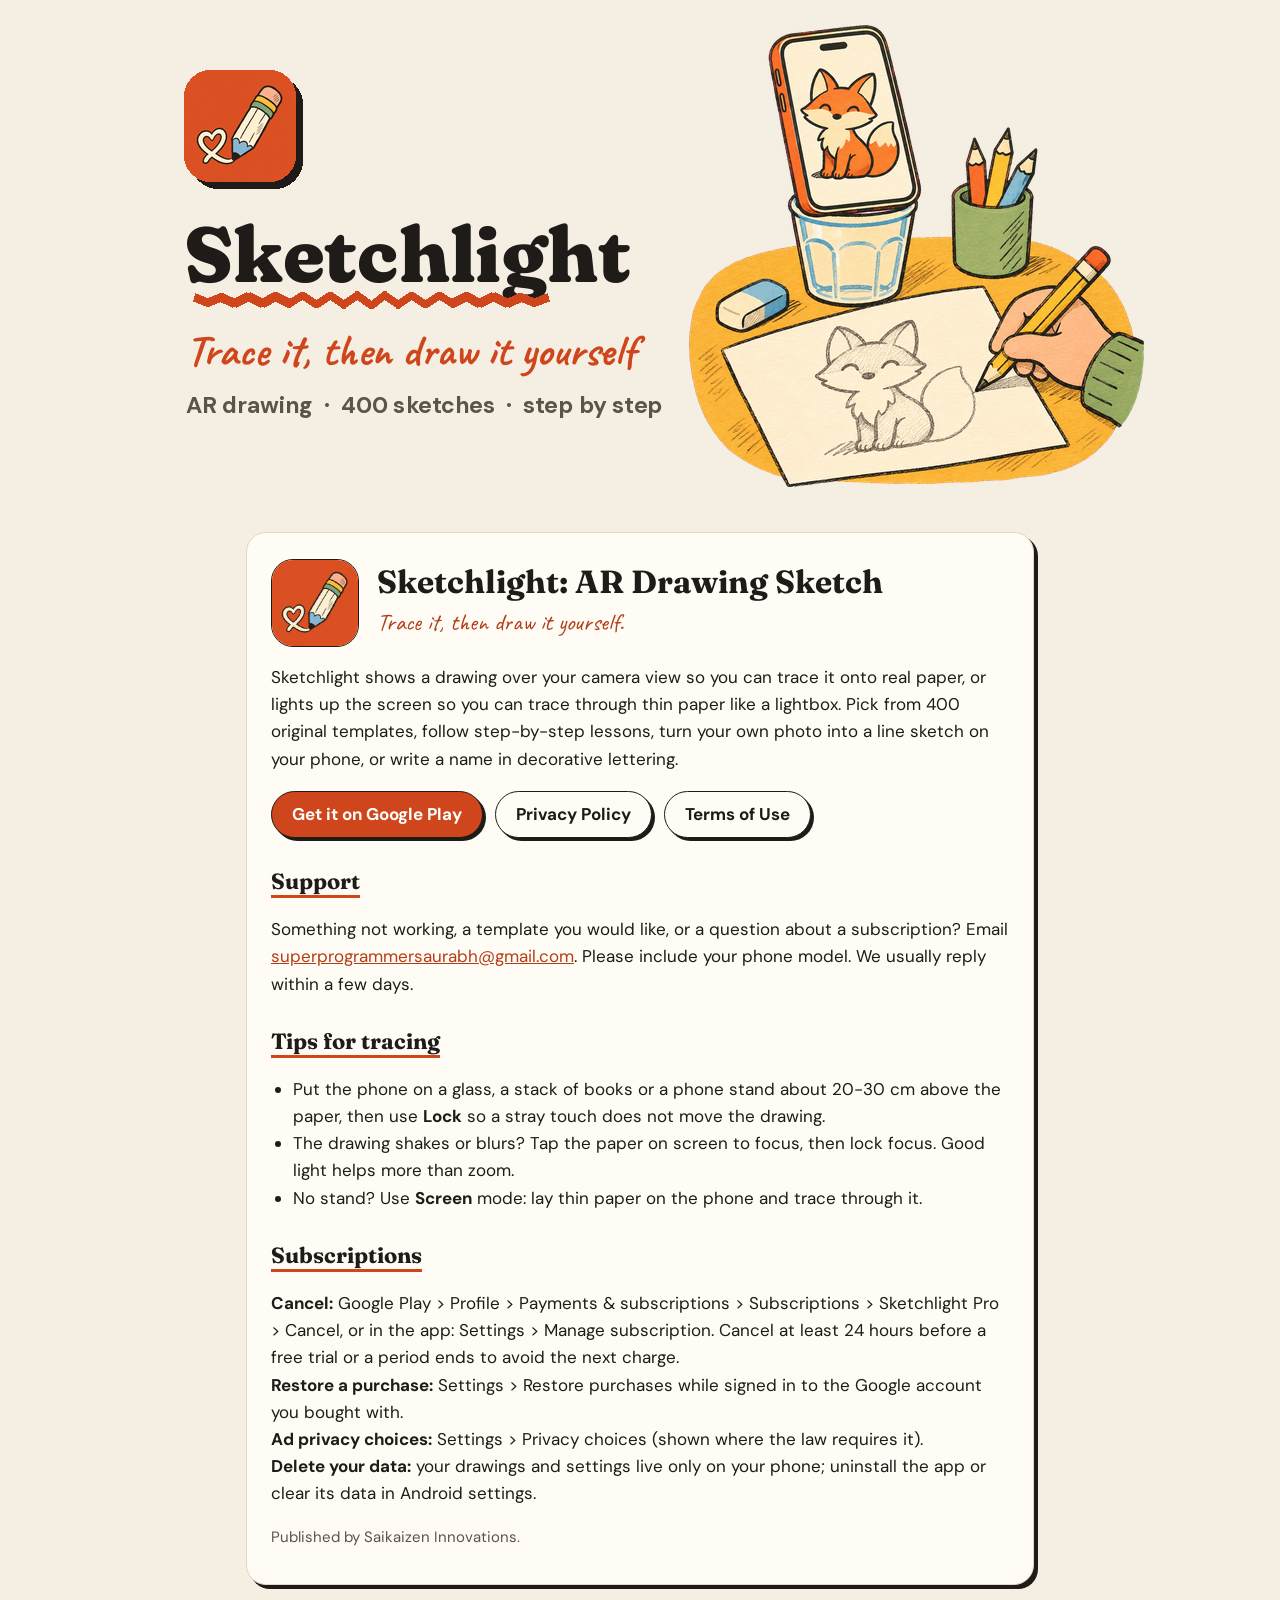
<file: index.html>
<!doctype html>
<html lang="en">
<head>
<title>Sketchlight: AR Drawing Sketch</title>
<meta charset="utf-8">
<meta name="viewport" content="width=device-width,initial-scale=1">
<link rel="icon" href="favicon.png">
<link rel="preconnect" href="https://fonts.googleapis.com"><link href="https://fonts.googleapis.com/css2?family=Fraunces:wght@600;700&family=DM+Sans:wght@400;500;700&family=Caveat:wght@600&display=swap" rel="stylesheet">
<link rel="stylesheet" href="style.css">
</head>
<body>
<img src="feature.png" alt="Sketchlight: trace a drawing onto paper" style="display:block;width:100%;max-width:1024px;margin:0 auto">
<div class="wrap">
<div class="card">
<div class="brand"><img src="icon.png" alt="Sketchlight icon">
<div><h1>Sketchlight: AR Drawing Sketch</h1><p class="hand">Trace it, then draw it yourself.</p></div></div>
<p>Sketchlight shows a drawing over your camera view so you can trace it onto real paper, or lights up the screen so
you can trace through thin paper like a lightbox. Pick from 400 original templates, follow step-by-step lessons,
turn your own photo into a line sketch on your phone, or write a name in decorative lettering.</p>
<div class="btns">
<a class="btn" href="https://play.google.com/store/apps/details?id=com.saikaizen.sketchlight">Get it on Google Play</a>
<a class="btn alt" href="privacy.html">Privacy Policy</a>
<a class="btn alt" href="terms.html">Terms of Use</a>
</div>
<h2>Support</h2>
<p>Something not working, a template you would like, or a question about a subscription? Email
<a href="mailto:superprogrammersaurabh@gmail.com?subject=Sketchlight%20support">superprogrammersaurabh@gmail.com</a>.
Please include your phone model. We usually reply within a few days.</p>
<h2>Tips for tracing</h2>
<ul>
<li>Put the phone on a glass, a stack of books or a phone stand about 20-30 cm above the paper, then use
<b>Lock</b> so a stray touch does not move the drawing.</li>
<li>The drawing shakes or blurs? Tap the paper on screen to focus, then lock focus. Good light helps more than zoom.</li>
<li>No stand? Use <b>Screen</b> mode: lay thin paper on the phone and trace through it.</li>
</ul>
<h2>Subscriptions</h2>
<p><b>Cancel:</b> Google Play &gt; Profile &gt; Payments &amp; subscriptions &gt; Subscriptions &gt; Sketchlight Pro &gt;
Cancel, or in the app: Settings &gt; Manage subscription. Cancel at least 24 hours before a free trial or a period
ends to avoid the next charge.<br><b>Restore a purchase:</b> Settings &gt; Restore purchases while signed in to the
Google account you bought with.<br><b>Ad privacy choices:</b> Settings &gt; Privacy choices (shown where the law
requires it).<br><b>Delete your data:</b> your drawings and settings live only on your phone; uninstall the app or
clear its data in Android settings.</p>
<p class="small">Published by Saikaizen Innovations.</p>
</div>
</div>
</body>
</html>
</file>
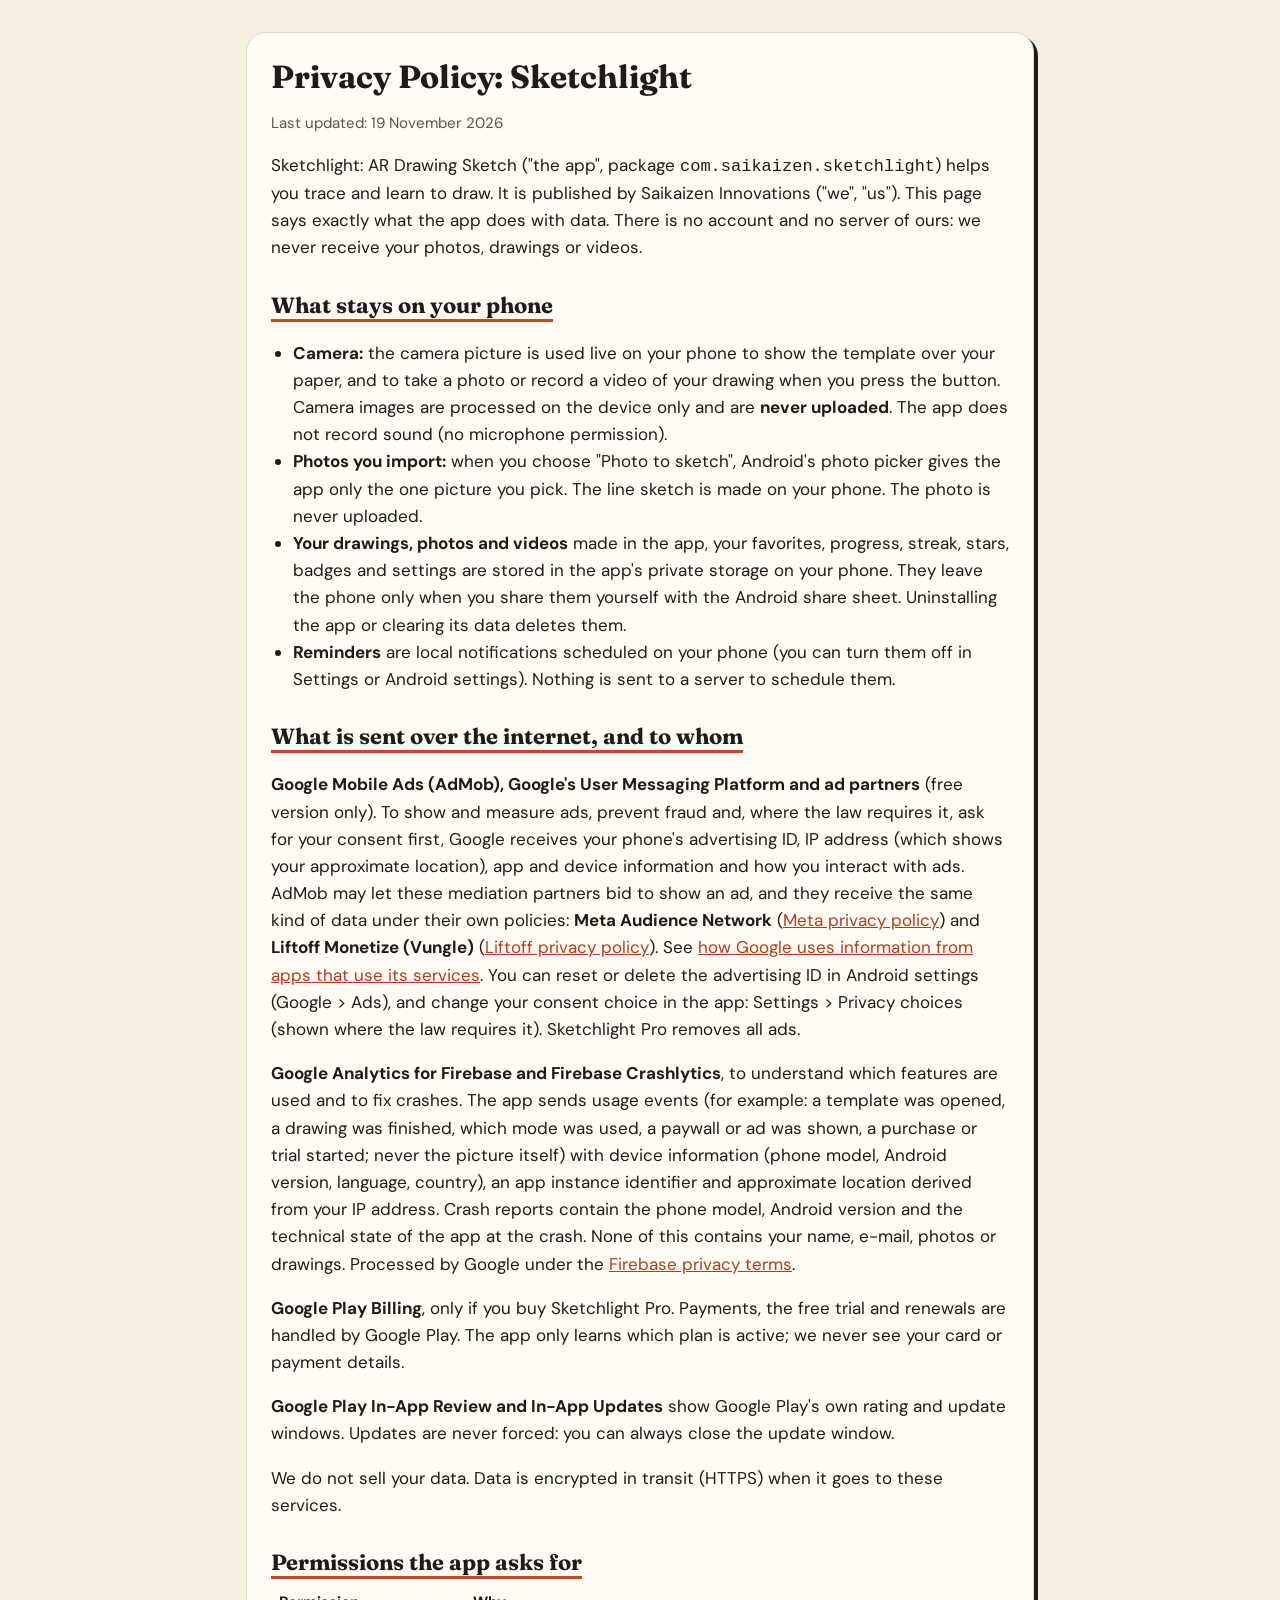
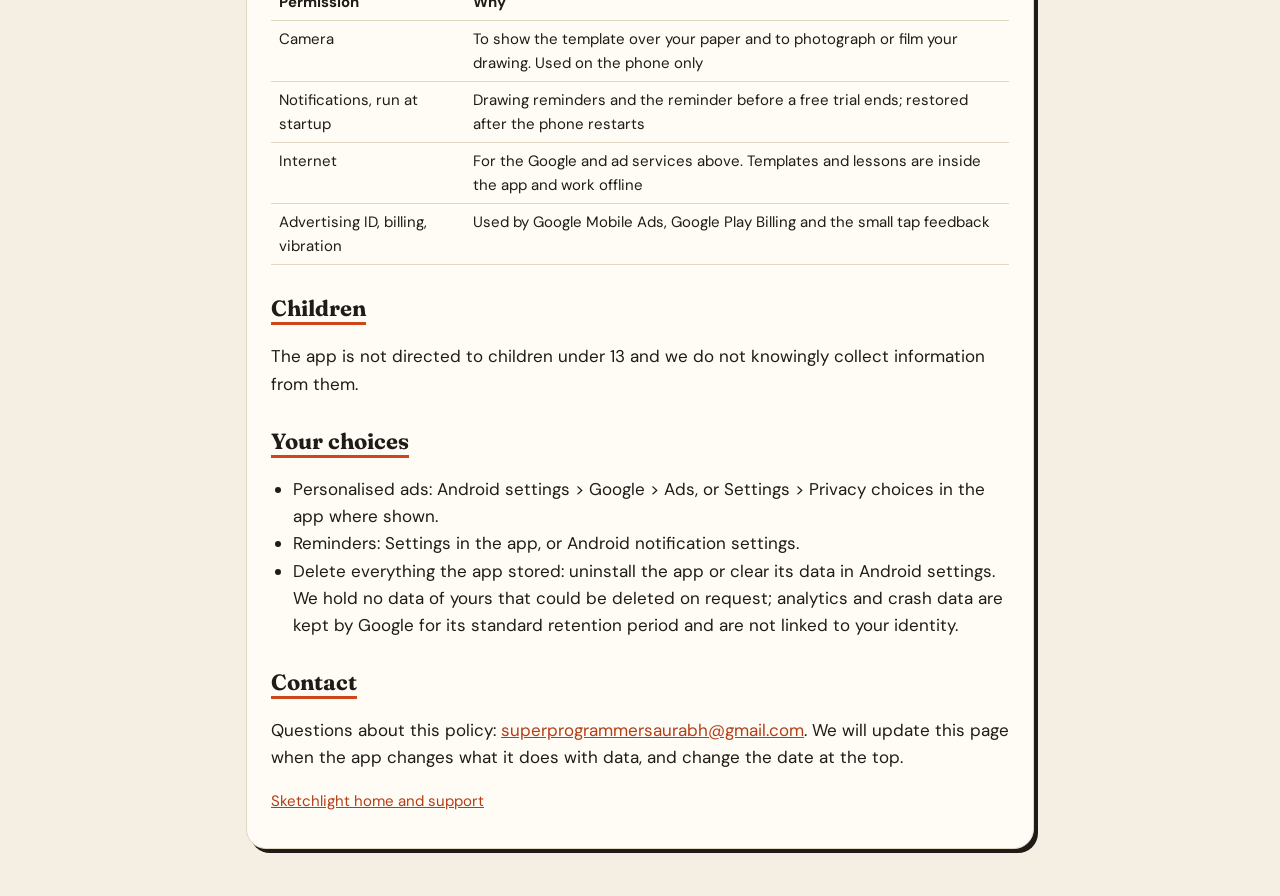
<file: privacy.html>
<!doctype html>
<html lang="en">
<head>
<title>Sketchlight Privacy Policy</title>
<meta charset="utf-8">
<meta name="viewport" content="width=device-width,initial-scale=1">
<link rel="icon" href="favicon.png">
<link rel="preconnect" href="https://fonts.googleapis.com"><link href="https://fonts.googleapis.com/css2?family=Fraunces:wght@600;700&family=DM+Sans:wght@400;500;700&family=Caveat:wght@600&display=swap" rel="stylesheet">
<link rel="stylesheet" href="style.css">
</head>
<body>
<div class="wrap">
<div class="card">
<h1>Privacy Policy: Sketchlight</h1>
<p class="small">Last updated: 19 November 2026</p>
<p>Sketchlight: AR Drawing Sketch ("the app", package <code>com.saikaizen.sketchlight</code>) helps you trace and learn
to draw. It is published by Saikaizen Innovations ("we", "us"). This page says exactly what the app does with data.
There is no account and no server of ours: we never receive your photos, drawings or videos.</p>

<h2>What stays on your phone</h2>
<ul>
<li><b>Camera:</b> the camera picture is used live on your phone to show the template over your paper, and to take a
photo or record a video of your drawing when you press the button. Camera images are processed on the device only
and are <b>never uploaded</b>. The app does not record sound (no microphone permission).</li>
<li><b>Photos you import:</b> when you choose "Photo to sketch", Android's photo picker gives the app only the one
picture you pick. The line sketch is made on your phone. The photo is never uploaded.</li>
<li><b>Your drawings, photos and videos</b> made in the app, your favorites, progress, streak, stars, badges and
settings are stored in the app's private storage on your phone. They leave the phone only when you share them
yourself with the Android share sheet. Uninstalling the app or clearing its data deletes them.</li>
<li><b>Reminders</b> are local notifications scheduled on your phone (you can turn them off in Settings or Android
settings). Nothing is sent to a server to schedule them.</li>
</ul>

<h2>What is sent over the internet, and to whom</h2>
<p><b>Google Mobile Ads (AdMob), Google's User Messaging Platform and ad partners</b> (free version only). To show and
measure ads, prevent fraud and, where the law requires it, ask for your consent first, Google receives your phone's
advertising ID, IP address (which shows your approximate location), app and device information and how you interact
with ads. AdMob may let these mediation partners bid to show an ad, and they receive the same kind of data under
their own policies: <b>Meta Audience Network</b> (<a href="https://www.facebook.com/privacy/policy/">Meta privacy
policy</a>) and <b>Liftoff Monetize (Vungle)</b> (<a href="https://liftoff.io/privacy-policy/">Liftoff privacy
policy</a>). See <a href="https://policies.google.com/technologies/partner-sites">how Google uses information from
apps that use its services</a>. You can reset or delete the advertising ID in Android settings (Google &gt; Ads), and
change your consent choice in the app: Settings &gt; Privacy choices (shown where the law requires it). Sketchlight Pro
removes all ads.</p>
<p><b>Google Analytics for Firebase and Firebase Crashlytics</b>, to understand which features are used and to fix
crashes. The app sends usage events (for example: a template was opened, a drawing was finished, which mode was used,
a paywall or ad was shown, a purchase or trial started; never the picture itself) with device information (phone
model, Android version, language, country), an app instance identifier and approximate location derived from your IP
address. Crash reports contain the phone model, Android version and the technical state of the app at the crash. None
of this contains your name, e-mail, photos or drawings. Processed by Google under the
<a href="https://firebase.google.com/support/privacy">Firebase privacy terms</a>.</p>
<p><b>Google Play Billing</b>, only if you buy Sketchlight Pro. Payments, the free trial and renewals are handled by
Google Play. The app only learns which plan is active; we never see your card or payment details.</p>
<p><b>Google Play In-App Review and In-App Updates</b> show Google Play's own rating and update windows. Updates are
never forced: you can always close the update window.</p>
<p>We do not sell your data. Data is encrypted in transit (HTTPS) when it goes to these services.</p>

<h2>Permissions the app asks for</h2>
<table>
<tr><th>Permission</th><th>Why</th></tr>
<tr><td>Camera</td><td>To show the template over your paper and to photograph or film your drawing. Used on the phone only</td></tr>
<tr><td>Notifications, run at startup</td><td>Drawing reminders and the reminder before a free trial ends; restored after the phone restarts</td></tr>
<tr><td>Internet</td><td>For the Google and ad services above. Templates and lessons are inside the app and work offline</td></tr>
<tr><td>Advertising ID, billing, vibration</td><td>Used by Google Mobile Ads, Google Play Billing and the small tap feedback</td></tr>
</table>

<h2>Children</h2>
<p>The app is not directed to children under 13 and we do not knowingly collect information from them.</p>

<h2>Your choices</h2>
<ul>
<li>Personalised ads: Android settings &gt; Google &gt; Ads, or Settings &gt; Privacy choices in the app where shown.</li>
<li>Reminders: Settings in the app, or Android notification settings.</li>
<li>Delete everything the app stored: uninstall the app or clear its data in Android settings. We hold no data of
yours that could be deleted on request; analytics and crash data are kept by Google for its standard retention
period and are not linked to your identity.</li>
</ul>

<h2>Contact</h2>
<p>Questions about this policy: <a href="mailto:superprogrammersaurabh@gmail.com">superprogrammersaurabh@gmail.com</a>.
We will update this page when the app changes what it does with data, and change the date at the top.</p>
<p class="small"><a href="index.html">Sketchlight home and support</a></p>
</div>
</div>
</body>
</html>
</file>
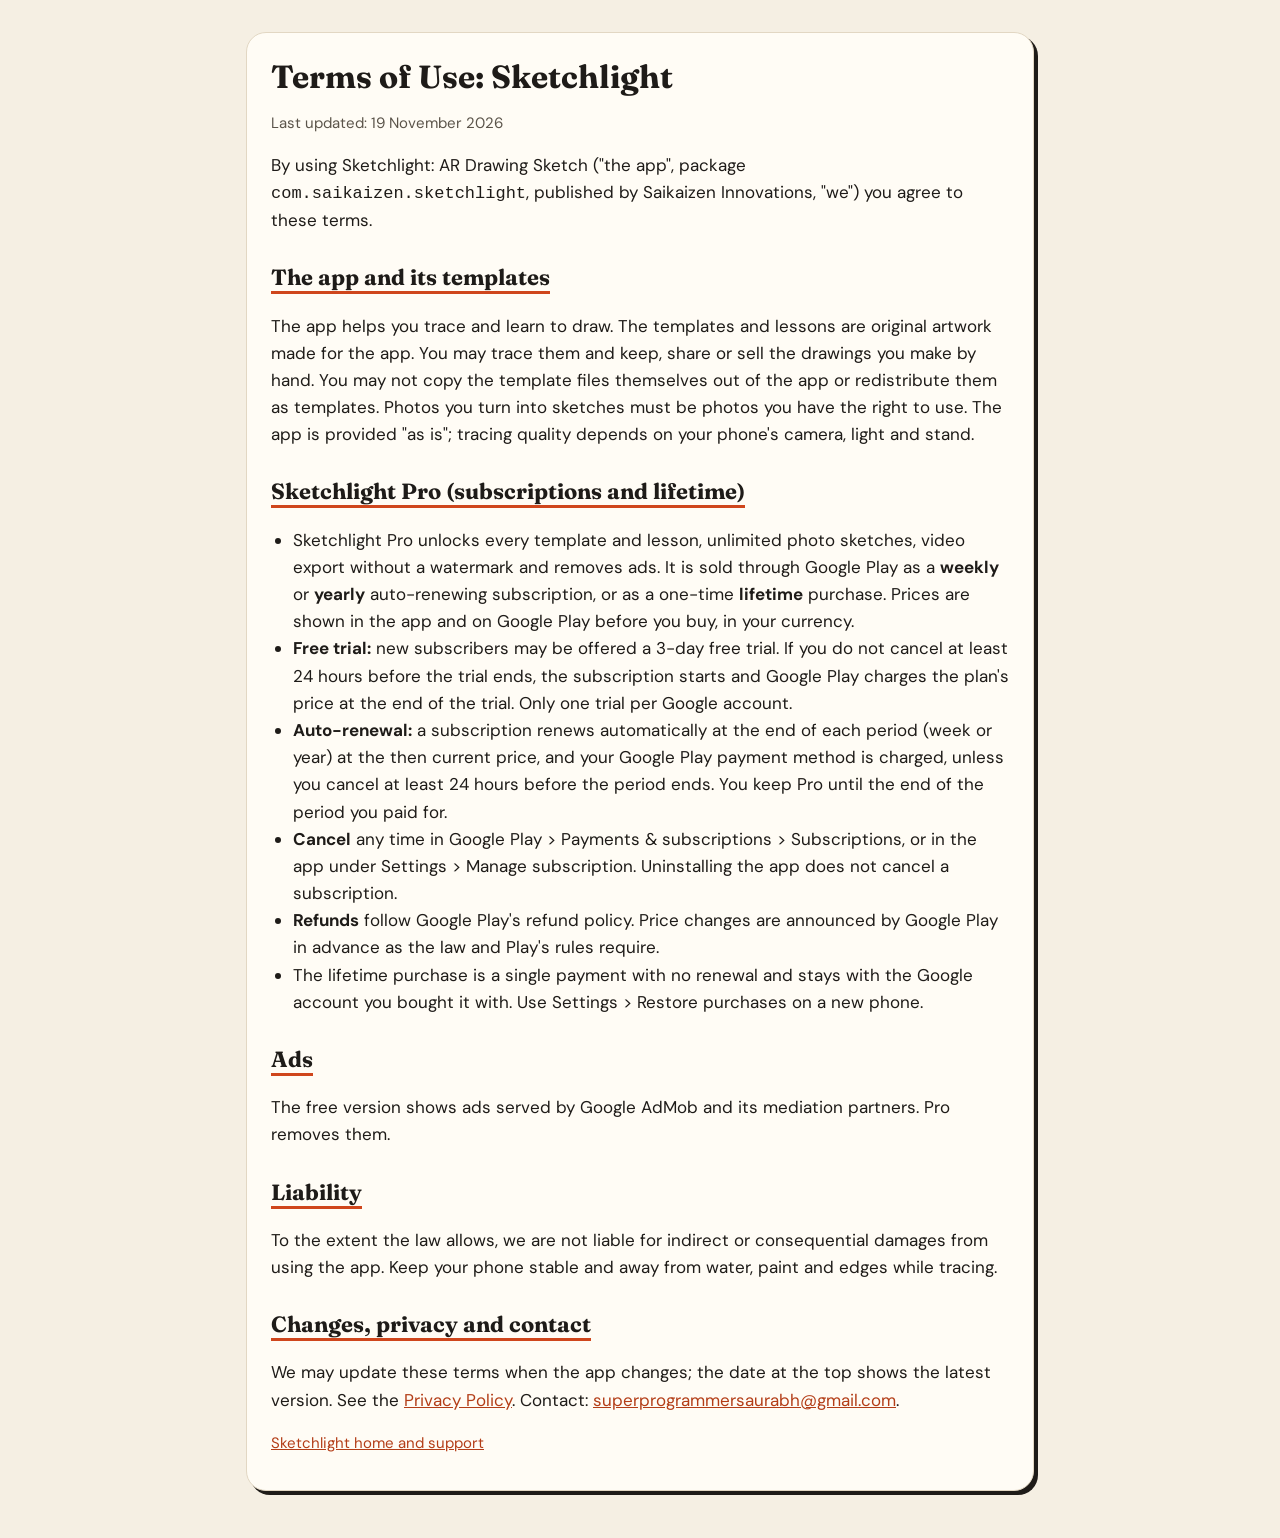
<file: terms.html>
<!doctype html>
<html lang="en">
<head>
<title>Sketchlight Terms of Use</title>
<meta charset="utf-8">
<meta name="viewport" content="width=device-width,initial-scale=1">
<link rel="icon" href="favicon.png">
<link rel="preconnect" href="https://fonts.googleapis.com"><link href="https://fonts.googleapis.com/css2?family=Fraunces:wght@600;700&family=DM+Sans:wght@400;500;700&family=Caveat:wght@600&display=swap" rel="stylesheet">
<link rel="stylesheet" href="style.css">
</head>
<body>
<div class="wrap">
<div class="card">
<h1>Terms of Use: Sketchlight</h1>
<p class="small">Last updated: 19 November 2026</p>
<p>By using Sketchlight: AR Drawing Sketch ("the app", package <code>com.saikaizen.sketchlight</code>, published by
Saikaizen Innovations, "we") you agree to these terms.</p>
<h2>The app and its templates</h2>
<p>The app helps you trace and learn to draw. The templates and lessons are original artwork made for the app. You may
trace them and keep, share or sell the drawings you make by hand. You may not copy the template files themselves out
of the app or redistribute them as templates. Photos you turn into sketches must be photos you have the right to use.
The app is provided "as is"; tracing quality depends on your phone's camera, light and stand.</p>
<h2>Sketchlight Pro (subscriptions and lifetime)</h2>
<ul>
<li>Sketchlight Pro unlocks every template and lesson, unlimited photo sketches, video export without a watermark
and removes ads. It is sold through Google Play as a <b>weekly</b> or <b>yearly</b> auto-renewing subscription, or as a
one-time <b>lifetime</b> purchase. Prices are shown in the app and on Google Play before you buy, in your currency.</li>
<li><b>Free trial:</b> new subscribers may be offered a 3-day free trial. If you do not cancel at least 24 hours
before the trial ends, the subscription starts and Google Play charges the plan's price at the end of the trial. Only
one trial per Google account.</li>
<li><b>Auto-renewal:</b> a subscription renews automatically at the end of each period (week or year) at the then
current price, and your Google Play payment method is charged, unless you cancel at least 24 hours before the period
ends. You keep Pro until the end of the period you paid for.</li>
<li><b>Cancel</b> any time in Google Play &gt; Payments &amp; subscriptions &gt; Subscriptions, or in the app under
Settings &gt; Manage subscription. Uninstalling the app does not cancel a subscription.</li>
<li><b>Refunds</b> follow Google Play's refund policy. Price changes are announced by Google Play in advance as the law
and Play's rules require.</li>
<li>The lifetime purchase is a single payment with no renewal and stays with the Google account you bought it with.
Use Settings &gt; Restore purchases on a new phone.</li>
</ul>
<h2>Ads</h2>
<p>The free version shows ads served by Google AdMob and its mediation partners. Pro removes them.</p>
<h2>Liability</h2>
<p>To the extent the law allows, we are not liable for indirect or consequential damages from using the app. Keep
your phone stable and away from water, paint and edges while tracing.</p>
<h2>Changes, privacy and contact</h2>
<p>We may update these terms when the app changes; the date at the top shows the latest version. See the
<a href="privacy.html">Privacy Policy</a>. Contact:
<a href="mailto:superprogrammersaurabh@gmail.com">superprogrammersaurabh@gmail.com</a>.</p>
<p class="small"><a href="index.html">Sketchlight home and support</a></p>
</div>
</div>
</body>
</html>
</file>
<file: style.css>
:root{--paper:#F5EFE3;--deep:#EBE2D0;--card:#FFFCF5;--ink:#1E1B18;--soft:#5B544A;--rule:#E2D7C3;--accent:#CF461C;--accentDeep:#B33D17;--wash:#FBE2D6;--sage:#DDEBDD}
@media (prefers-color-scheme: dark){:root{--paper:#15130F;--deep:#221F1A;--card:#1F1C17;--ink:#F3ECDF;--soft:#C4BAAA;--rule:#37322B;--accentDeep:#FF8A5C;--wash:#3A2219;--sage:#1F2E23}}
*{box-sizing:border-box}
html,body{margin:0;background:var(--paper);color:var(--ink);font-family:"DM Sans",system-ui,-apple-system,"Segoe UI",Roboto,sans-serif;font-size:17px;line-height:1.6}
a{color:var(--accentDeep)}
.wrap{max-width:820px;margin:32px auto 48px;padding:0 16px}
.card{background:var(--card);border-radius:20px;padding:26px 24px 20px;border:1.5px solid var(--rule);box-shadow:4px 4px 0 var(--ink)}
.brand{display:flex;gap:18px;align-items:center;margin-bottom:8px}
.brand img{width:88px;height:88px;border-radius:22px;border:1.5px solid var(--ink)}
h1{margin:0;font-family:"Fraunces",Georgia,serif;font-weight:700;font-size:32px;line-height:1.15}
h2{font-family:"Fraunces",Georgia,serif;font-size:22px;margin:26px 0 4px;text-decoration:underline;text-decoration-color:var(--accent);text-decoration-thickness:3px;text-underline-offset:6px}
.hand{font-family:"Caveat",cursive;font-size:24px;color:var(--accentDeep);margin:2px 0 0}
.small{color:var(--soft);font-size:15px}
.note{background:var(--wash);border-radius:12px;padding:10px 14px;font-weight:500}
.btns{display:flex;flex-wrap:wrap;gap:12px;margin:18px 0 6px}
.btn{display:inline-block;background:var(--accent);color:#fff;text-decoration:none;padding:9px 20px;border-radius:24px;font-weight:700;border:1.5px solid var(--ink);box-shadow:3px 3px 0 var(--ink)}
.btn.alt{background:var(--card);color:var(--ink)}
table{border-collapse:collapse;width:100%;font-size:15px}
td,th{text-align:left;padding:6px 8px;border-bottom:1px solid var(--rule);vertical-align:top}
ul{padding-left:22px}
</file>
